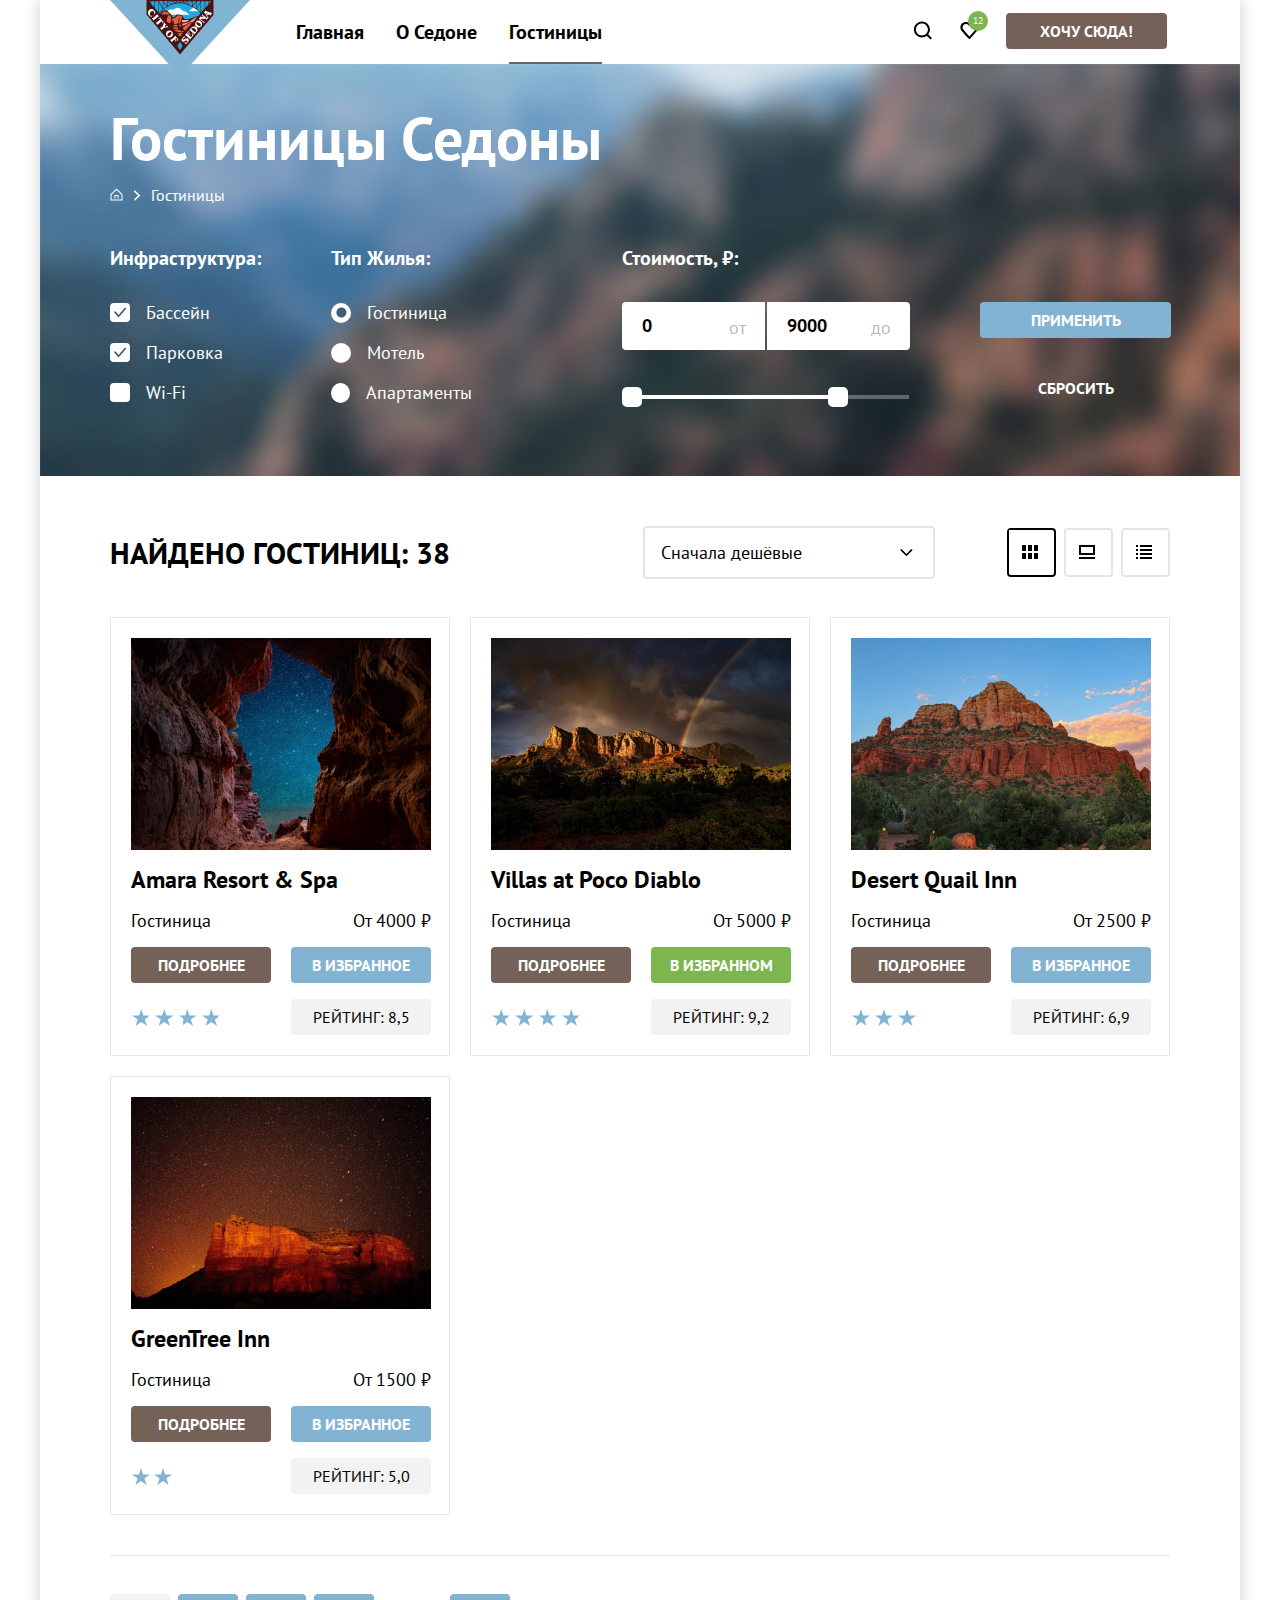
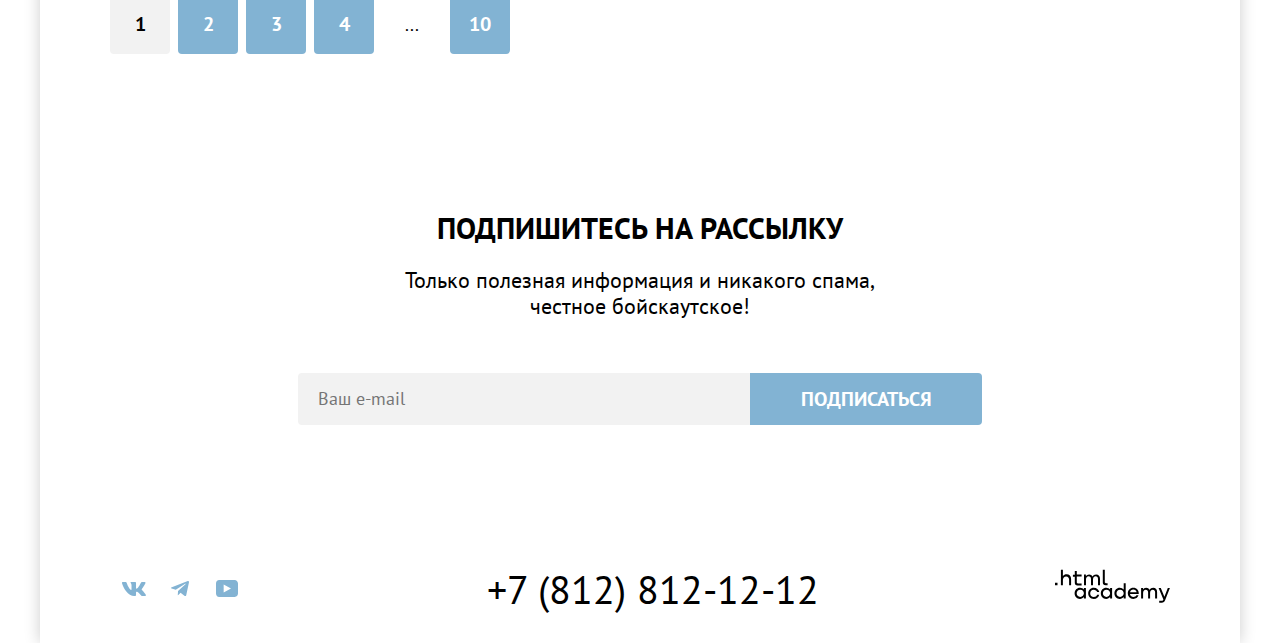
<file: catalog.html>
<!DOCTYPE html>
<html lang="ru">

  <head>
    <meta charset="utf-8">
    <link rel="stylesheet" href="styles/styles.css">
    <title>HTML Academy: Седона</title>
    <link rel="icon" href="/favicon.png">
  </head>

  <body>
    <div class="full-page">
      <header class="page-header" data-test="header">
        <nav class="navigation">
          <a class="navigation-logo" href="index.html">
            <img class="page-header-logo" width="140" height="70" src="img/logo.svg" alt="логотип сайта">
          </a>
          <ul class="navigation-list">
            <li class="navigation-item">
              <a class="navigation-link" href="index.html">Главная</a>
            </li>
            <li class="navigation-item">
              <a class="navigation-link" href="#">О Седоне</a>
            </li>
            <li class="navigation-item">
              <a class="navigation-link navigation-link-current" href="catalog.html">Гостиницы</a>
            </li>
          </ul>
          <ul class="navigation-user">
            <li class="navigation-user-item">
              <a class="navigation-user-link-search" href="#">
                <svg class="navigation-icon" aria-hidden="true" focusable="false" width="21" height="20"
                  viewBox="0 0 21 20" fill="currentColor" xmlns="http://www.w3.org/2000/svg">
                  <path
                    d="m19.893 18.008-3.7-3.68c1-1.292 1.7-2.983 1.7-4.872 0-4.376-3.6-7.956-8-7.956s-8 3.68-8 8.055c0 4.376 3.6 7.956 8 7.956 1.8 0 3.5-.597 4.9-1.69l3.7 3.679 1.4-1.492Zm-10-2.486c-3.3 0-6-2.685-6-5.967 0-3.282 2.7-5.967 6-5.967s6 2.685 6 5.967c0 3.282-2.7 5.967-6 5.967Z" />
                </svg>
                <span class="visually-hidden">Поиск</span>
              </a>
            </li>
            <li class="navigation-user-item">
              <a class="navigation-user-link-favorites" href="#">
                <svg class="navigation-icon" aria-hidden="true" focusable="false" width="21" height="20"
                  viewBox="0 0 21 20" fill="currentColor" xmlns="http://www.w3.org/2000/svg">
                  <path
                    d="M10.293 19c-.3 0-.6-.1-.8-.4-5.4-6.1-6.7-7.5-7-7.9-.7-.9-1.1-2.1-1.1-3.3 0-3 2.4-5.4 5.5-5.4 1.3 0 2.5.5 3.5 1.3 1-.8 2.3-1.3 3.5-1.3 3 0 5.5 2.4 5.5 5.4 0 1.3-.5 2.5-1.3 3.4l-7 7.9c-.2.2-.4.3-.8.3Zm-6-9.5c.3.4 3.5 4 6.1 6.9l6.2-7c.5-.5.7-1.2.7-2 0-1.8-1.5-3.3-3.3-3.3-1 0-2 .5-2.7 1.3-.3.3-.6.4-.9.4-.3 0-.6-.2-.8-.4-.7-.8-1.7-1.3-2.7-1.3-1.8 0-3.3 1.5-3.3 3.3-.1.9.3 1.6.7 2.1-.1 0-.1 0 0 0Z" />
                </svg>
                <span class="visually-hidden">Избранное</span>
                <span class="notification-badge">12</span>
              </a>
            </li>
            <li class="navigation-user-item">
              <a class="navigation-user-link-want" href="#">ХОЧУ СЮДА!</a>
            </li>
          </ul>
        </nav>
      </header>

      <main class="main-catalog" data-test="main">
        <section class="filter">
          <div class="main-filter">
            <div class="all-filter">
              <h1 class="filter-title">Гостиницы Седоны</h1>
              <ul class="breadcrumbs">
                <li class="breadcrumbs-item">
                  <a href="index.html" class="breadcrumbs-link">
                    <svg aria-hidden="true" focusable="false" width="13" height="13" viewBox="0 0 13 13"
                      fill="currentColor" xmlns="http://www.w3.org/2000/svg">
                      <path d="m6.5.5-6 5.8v6.2h12V6.3L6.5.5Zm5 11h-10V6.7l5-4.8 5 4.8v4.8Z" />
                      <path d="M4.5 10.5h1V8h2v2.5h1V7h-4v3.5Z" />
                    </svg>
                  </a>
                </li>
                <li class="breadcrumbs-item">
                  <svg aria-hidden="true" focusable="false" width="8" height="11" viewBox="0 0 8 11" fill="currentColor"
                    xmlns="http://www.w3.org/2000/svg">
                    <path
                      d="M6.915 4.969 2.165.719c-.25-.25-.75-.25-1.125 0s-.25.75 0 1l4.125 3.75-4 3.75c-.25.25-.25.75 0 1 0 .125.375.25.5.25s.375-.125.5-.25l4.75-4.25a.585.585 0 0 0 0-1Z" />
                  </svg>
                </li>
                <li class="breadcrumbs-item hotels">
                  <a href="#" class="breadcrumbs-link">Гостиницы</a>
                </li>
              </ul>

              <form class="catalog-filter-form" action="https://echo.htmlacademy.ru/" data-test="filter" method="get">
                <fieldset class="catalog-filter-group catalog-filter-infrastracture">
                  <legend class=" catalog-filter-title">Инфраструктура:</legend>
                  <ul class="catalog-filter-list">
                    <li class="catalog-filter-item">
                      <label class="control">
                        <input class="control-input visually-hidden" type="checkbox" name="Pool" checked>
                        <span class="control-mark control-mark-checkbox">Бассейн</span>

                      </label>
                    </li>
                    <li class="catalog-filter-item">
                      <label class="control">
                        <input class="control-input visually-hidden" type="checkbox" name="Parking" checked>
                        <span class="control-mark control-mark-checkbox">Парковка</span>

                      </label>
                    </li>
                    <li class="catalog-filter-item">
                      <label class="control">
                        <input class="control-input visually-hidden" type="checkbox" name="Wi-Fi">
                        <span class="control-mark control-mark-checkbox">Wi-Fi</span>

                      </label>
                    </li>
                  </ul>
                </fieldset>

                <fieldset class="catalog-filter-group catalog-filter-type">
                  <legend class="catalog-filter-title">Тип Жилья:</legend>
                  <ul class="catalog-filter-list">
                    <li class="catalog-filter-item">
                      <label class="control">
                        <input class="control-input visually-hidden" type="radio" name="living-type" value="Hotel"
                          checked>
                        <span class="control-mark control-mark-radio">Гостиница</span>

                      </label>
                    </li>
                    <li class="catalog-filter-item">
                      <label class="control">
                        <input class="control-input visually-hidden" type="radio" name="living-type" value="Motel">
                        <span class="control-mark control-mark-radio">Мотель</span>

                      </label>
                    </li>
                    <li class="catalog-filter-item">
                      <label class="control">
                        <input class="control-input visually-hidden" type="radio" name="living-type" value="Apartament">
                        <span class="control-mark control-mark-radio">Апартаменты</span>

                      </label>
                    </li>
                  </ul>
                </fieldset>


                <fieldset class="catalog-filter-price">
                  <legend class="catalog-filter-title">Стоимость, ₽:</legend>
                  <div class="range">
                    <div class="range-wrapper-inputs">
                      <label class="filter-min">
                        <input class="range-input range-min" type="number" value="0" name="min-price">
                        <span>от</span>
                      </label>
                      <label class="filter-max">
                        <input class="range-input range-max" type="number" value="9000" name="max-price">
                        <span>до</span>
                      </label>
                    </div>
                    <div class="range-scale">
                      <div class="range-bar">
                        <button class="range-toggle toggle-min" type="button">
                          <span class="visually-hidden">Изменить минимальную цену</span>
                        </button>
                        <button class="range-toggle toggle-max" type="button">
                          <span class="visually-hidden">Изменить максимальную цену</span>
                        </button>
                      </div>
                    </div>
                  </div>
                </fieldset>

                <div class="catalog-filter">
                  <button class="button button-1" type="submit">ПРИМЕНИТЬ</button>
                  <button class="button button-2" type="reset">СБРОСИТЬ</button>
                </div>
              </form>
            </div>
          </div>

          <div class="choose-type">
            <h2 class="found-hotels">НАЙДЕНО ГОСТИНИЦ: 38</h2>

            <select class="select-control" aria-label="Сортировка">
              <option class="select-control-item" value="cheap">Сначала дешёвые</option>
              <option class="select-control-item" value="popular">Сначала популярные</option>
              <option class="select-control-item" value="expensive">Сначала дорогие</option>
            </select>
            <ul class="choose-icons">
              <li class="choose-icon choose-icon-active"><button type="button" class="button-tile"><span
                    class="visually-hidden">Плитка</span></button></li>
              <li class="choose-icon"><button type="button" class="button-big-list"><span
                    class="visually-hidden">Большой список</span></button></li>
              <li class="choose-icon"><button type="button" class="button-small-list"><span
                    class="visually-hidden">Маленький список</span></button></li>
            </ul>
          </div>

          <section class="product-cards" data-test="catalog">
            <div class="product-card">
              <img class="product-card-image" width="300" height="212" src="img/hotel-photo-1.jpg"
                alt="Звёздное небо из пещеры">
              <h3 class="product-card-title">Amara Resort & Spa</h3>
              <p class="product-card-description">Гостиница</p>
              <p class="product-card-price">От 4000 ₽</p>
              <a class="product-card-button button-more" href="#">ПОДРОБНЕЕ</a>
              <button type="button" class="product-card-button button-like">В ИЗБРАННОЕ</button>
              <span class="stars-amara">
              </span>
              <p class="product-card-rate">РЕЙТИНГ: 8,5</p>
            </div>

            <div class="product-card">
              <img class="product-card-image" width="300" height="212" src="img/hotel-photo-2.jpg" alt="Горы и радуга">
              <h3 class="product-card-title">Villas at Poco Diablo</h3>
              <p class="product-card-description">Гостиница</p>
              <p class="product-card-price">От 5000 ₽</p>
              <a class="product-card-button button-more" href="#">ПОДРОБНЕЕ</a>
              <button type="button" class="product-card-button button-liked">В ИЗБРАННОМ</button>
              <span class="stars-villias">
              </span>
              <p class="product-card-rate">РЕЙТИНГ: 9,2</p>
            </div>

            <div class="product-card">
              <img class="product-card-image" width="300" height="212" src="img/hotel-photo-3.jpg" alt="Гора днём">
              <h3 class="product-card-title">Desert Quail Inn</h3>
              <p class="product-card-description">Гостиница</p>
              <p class="product-card-price">От 2500 ₽</p>
              <a class="product-card-button button-more" href="#">ПОДРОБНЕЕ</a>
              <button type="button" class="product-card-button button-like">В ИЗБРАННОЕ</button>
              <span class="stars-desert">
              </span>
              <p class="product-card-rate">РЕЙТИНГ: 6,9</p>
            </div>

            <div class="product-card">
              <img class="product-card-image" width="300" height="212" src="img/hotel-photo-4.jpg"
                alt="Звёздное небо и гора">
              <h3 class="product-card-title">GreenTree Inn</h3>
              <p class="product-card-description">Гостиница</p>
              <p class="product-card-price">От 1500 ₽</p>
              <a class="product-card-button button-more" href="#">ПОДРОБНЕЕ</a>
              <button type="button" class="product-card-button button-like">В ИЗБРАННОЕ</button>
              <span class="stars-greentree">
              </span>
              <p class="product-card-rate">РЕЙТИНГ: 5,0</p>
            </div>
          </section>
          <ul class="pages">
            <li>
              <a class="page page-active" href="#">1</a>
            </li>
            <li>
              <a class="page page-item" href="#">2</a>
            </li>
            <li>
              <a class="page page-item" href="#">3</a>
            </li>
            <li>
              <a class="page page-item" href="#">4</a>
            </li>
            <li>
              <a class="page-miss" href="#">...</a>
            </li>
            <li>
              <a class="page page-item" href="#">10</a>
            </li>
          </ul>
        </section>

        <section class="subscribe-catalog" data-test="subscribe">
          <div class="catalog-subscribe-block">
            <h2 class="subscribe-title">ПОДПИШИТЕСЬ НА РАССЫЛКУ</h2>
            <p class="subscribe-description subscribe-description-catalog">Только полезная информация и никакого
              спама,<br> честное бойскаутское!</p>
          </div>
          <form class="subscribe-form" action="https://echo.htmlacademy.ru/" method="post">
            <label class="visually-hidden" for="user-email">Ваш e-mail</label>
            <input class="subscribe-mail" type="email" name="subscribe-letter" id="user-email" placeholder="Ваш e-mail">
            <button class="subscribe-button" type="submit">ПОДПИСАТЬСЯ</button>
          </form>
        </section>
      </main>

      <footer class="page-footer" data-test="footer">
        <ul class="footer-social-list">
          <li class="footer-social-item">
            <a class="footer-social-link" href="https://vk.com/htmlacademy">
              <svg class="social-vk" width="24" height="14" viewBox="0 0 24 14" fill="currentColor"
                xmlns="http://www.w3.org/2000/svg">
                <path fill-rule="evenodd" clip-rule="evenodd"
                  d="M23.45.948c.166-.546 0-.948-.795-.948H20.03c-.668 0-.976.347-1.143.73 0 0-1.335 3.196-3.226 5.272-.612.602-.89.793-1.224.793-.167 0-.418-.191-.418-.738V.948c0-.656-.184-.948-.74-.948H9.151c-.417 0-.668.304-.668.593 0 .621.946.765 1.043 2.513v3.798c0 .833-.153.984-.487.984-.89 0-3.055-3.211-4.34-6.885C4.45.288 4.198 0 3.527 0H.9C.15 0 0 .347 0 .73c0 .682.89 4.07 4.145 8.551C6.315 12.341 9.37 14 12.153 14c1.669 0 1.875-.368 1.875-1.003v-2.313c0-.737.158-.884.687-.884.39 0 1.057.192 2.615 1.667C19.11 13.216 19.403 14 20.405 14h2.625c.75 0 1.126-.368.91-1.096-.238-.724-1.088-1.775-2.215-3.022-.612-.71-1.53-1.475-1.809-1.858-.389-.491-.278-.71 0-1.147 0 0 3.2-4.426 3.533-5.929h.001Z" />
              </svg>
              <span class="visually-hidden">Вконтакте</span>
            </a>
          </li>
          <li class="footer-social-item">
            <a class="footer-social-link" href="https://t.me/htmlacademy">
              <svg class="social-tg" width="18" height="16" viewBox="0 0 18 16" fill="currentColor"
                xmlns="http://www.w3.org/2000/svg">
                <path
                  d="M16.785.1.84 6.247C-.248 6.685-.24 7.292.64 7.563L4.735 8.84l9.472-5.976c.448-.273.857-.126.52.172L7.053 9.962H7.05h.002l-.283 4.22c.414 0 .597-.19.829-.413l1.988-1.934 4.136 3.055c.762.42 1.31.204 1.5-.706L17.938 1.39c.278-1.114-.425-1.619-1.153-1.29Z" />
              </svg>
              <span class="visually-hidden">Телеграм</span>
            </a>
          </li>
          <li class="footer-social-item">
            <a class="footer-social-link" href="https://www.youtube.com/user/htmlacademyru">
              <svg class="social-yt" width="22" height="17" viewBox="0 0 22 17" fill="currentColor"
                xmlns="http://www.w3.org/2000/svg">
                <path
                  d="M18.607 0H3.174C1.314 0 0 1.594 0 3.4v10.094C0 15.406 1.313 17 3.174 17h15.652C20.468 17 22 15.406 22 13.6V3.4C21.781 1.594 20.468 0 18.607 0ZM7.662 12.537V4.463L14.995 8.5l-7.333 4.037Z" />
              </svg>
              <span class="visually-hidden">Ютуб</span>
            </a>
          </li>
        </ul>
        <a class="footer-phone" href="tel:+78128121212">+7 (812) 812-12-12</a>
        <a class="footer-link" href="https://htmlacademy.ru/">
          <svg width="115" height="34" viewBox="0 0 115 34" fill="currentColor" xmlns="http://www.w3.org/2000/svg">
            <path
              d="M0 13.723v2.6h2.5v-2.6H0ZM11.6 5.323c-1.6 0-2.8.7-3.6 1.7h-.1v-6.2h-2v15.5h2v-5.3c0-2.1 1.3-3.6 3.3-3.6 1.8 0 2.9 1.4 2.9 3.2v5.7h2v-6.1c.1-3-1.8-4.9-4.5-4.9ZM26.6 5.623h-4.8v-3.7h-2v3.8h-1.9v2h1.9v6c0 1.7 1 2.7 2.7 2.7h4.1v-2h-3.7c-.7 0-1.1-.4-1.1-1.1v-5.7h4.8v-2ZM41.1 5.423c-1.6 0-2.9.8-3.5 2.1h-.1c-.6-1.2-1.8-2.1-3.4-2.1-1.4 0-2.5.8-3.1 1.8h-.1v-1.6H29v10.6h2v-5.4c0-2 1-3.5 2.6-3.5 1.5 0 2.4 1 2.4 2.6v6.3h2v-5.6c0-2.4 1.4-3.3 2.6-3.3 1.5 0 2.4 1 2.4 2.6v6.3h2v-6.5c.1-2.5-1.4-4.3-3.9-4.3ZM47.8 13.523c0 1.7 1 2.7 2.8 2.7h2v-2h-1.7c-.7 0-1.1-.4-1.1-1.1V.823h-2v12.7ZM28.9 20.523c-.9-1.1-2.2-1.8-3.9-1.8-3.1 0-5.4 2.3-5.4 5.6s2.3 5.6 5.4 5.6c1.8 0 3-.8 3.8-1.9h.1v1.6h2v-10.6h-2v1.5Zm-3.6 7.4c-2.2 0-3.6-1.6-3.6-3.6s1.4-3.6 3.6-3.6 3.6 1.6 3.6 3.6c0 1.9-1.4 3.6-3.6 3.6ZM44.2 22.823c-.5-2.4-2.6-4.1-5.4-4.1-3.4 0-5.6 2.5-5.6 5.6 0 3.1 2.2 5.6 5.6 5.6 2.8 0 4.9-1.8 5.4-4.2h-2.1c-.4 1.3-1.7 2.3-3.3 2.3-2.2 0-3.6-1.6-3.6-3.6s1.4-3.6 3.6-3.6c1.6 0 2.8 1 3.3 2.2h2.1v-.2ZM55.1 20.523c-.9-1.1-2.2-1.8-3.9-1.8-3.1 0-5.4 2.3-5.4 5.6s2.3 5.6 5.4 5.6c1.8 0 3-.8 3.8-1.9h.1v1.6h2v-10.6h-2v1.5Zm-3.6 7.4c-2.2 0-3.6-1.6-3.6-3.6s1.4-3.6 3.6-3.6 3.6 1.6 3.6 3.6c0 1.9-1.5 3.6-3.6 3.6ZM68.7 20.623c-.9-1.1-2.2-1.9-3.9-1.9-3.1 0-5.4 2.3-5.4 5.6s2.2 5.6 5.4 5.6c1.7 0 3-.8 3.8-1.8h.1v1.5h2v-15.4h-2v6.4Zm-3.6 7.3c-2.2 0-3.6-1.6-3.6-3.6s1.4-3.6 3.6-3.6 3.6 1.6 3.6 3.6c-.1 2-1.5 3.6-3.6 3.6ZM78.3 18.723c-3.3 0-5.5 2.5-5.5 5.6 0 3 2.1 5.6 5.5 5.6 2.5 0 4.5-1.3 5.2-3.6h-2.1c-.5 1-1.6 1.6-3 1.6-1.9 0-3.3-1.3-3.4-2.9h8.8c.2-3.6-2-6.3-5.5-6.3Zm0 1.9c1.7 0 3 1 3.3 2.6h-6.5c.3-1.5 1.5-2.6 3.2-2.6ZM98.2 18.723c-1.6 0-2.9.8-3.6 2h-.1c-.6-1.2-1.8-2-3.4-2-1.4 0-2.5.7-3.1 1.8v-1.5h-1.9v10.6h2v-5.4c0-2 1-3.4 2.6-3.5 1.5 0 2.4 1 2.4 2.6v6.3h2v-5.6c0-2.4 1.4-3.3 2.6-3.3 1.5 0 2.4 1 2.4 2.6v6.3h2v-6.5c.1-2.6-1.4-4.4-3.9-4.4ZM109.4 27.823l-3.6-8.9h-2.2l4.8 11.6c-.3.9-.7 1.2-1.7 1.2h-2.5v2h2.5c1.8 0 2.8-.8 3.5-2.6l4.7-12.2h-2.1l-3.4 8.9Z" />
          </svg>
          <span class="visually-hidden">Логотип HTML-Academy</span>
        </a>
      </footer>
    </div>
  </body>

</html>
</file>
<file: styles/styles.css>
@font-face {
  font-family: "pt sans";
  font-style: normal;
  font-weight: 400;
  src: url("../fonts/ptsans-400.woff2") format("woff2");
  font-display: swap;
}

@font-face {
  font-family: "pt sans";
  font-style: normal;
  font-weight: 700;
  src: url("../fonts/ptsans-700.woff2") format("woff2");
  font-display: swap;
}

.visually-hidden {
  position: absolute;
  width: 1px;
  height: 1px;
  margin: -1px;
  padding: 0;
  border: 0;
  clip: rect(0 0 0 0);
  overflow: hidden;
}

html{
  height: 100%;
}

body {
  font-family: "pt sans", sans-serif;
  font-size: 18px;
  line-height: 21px;
  width: 100%;
  height: 100%;
  margin: 0;
  padding: 0;
}

.full-page {
  width: 1200px;
  min-height: 100%;
  display: flex;
  flex-direction: column;
  margin: auto;
  padding: 0;
  box-shadow: 0 0 15px 0 rgba(0, 0, 0, 0.2);
}

header,
main,
footer {
  width: 100%;
}

.main-catalog, .main-index{
  flex-grow: 1;
}

.page-header {
  width: 100%;
  padding: 0 60px 0 70px;
  box-sizing: border-box;
  font-family: "pt sans", sans-serif;
}

.page-header-logo {
  padding: 0;
  margin: 0;
  margin-bottom: -8px;
  display: block;
}

.page-header-logo:hover{
  opacity: 0.7;
}

.page-header-logo:active{
  opacity: 0.3;
}

.navigation-logo {
  margin: 0;
  padding: 0;
  margin-right: 30px;
  min-height: 64px;
  position: relative;
}

.navigation {
  background-color: #ffffff;
  list-style: none;
  padding: 0;
  margin: 0;
  display: flex;
  flex-wrap: wrap;
  min-height: 64px;
  width: 100%;
}

.navigation-list {
  display: flex;
  flex-wrap: wrap;
  list-style: none;
  margin: 0;
  padding: 0;
  min-height: 64px;
}

.navigation-link {
  display: block;
  margin: 0;
  padding: 20px 16px;
  color: #000000;
  font-weight: 700;
  font-size: 20px;
  line-height: 24px;
  text-decoration: none;
  text-align: center;
}

.navigation-link:hover {
  color: #756157;
}

.navigation-link:focus {
  color: #756157;
}

.navigation-link:active {
  color: rgba(117, 97, 87, 0.3);
}

.navigation-link-current {
  text-decoration: underline solid #756257;
  text-decoration-thickness: 2px;
  text-underline-offset: 23px;
}

.navigation-user {
  display: flex;
  flex-wrap: wrap;
  justify-content: center;
  text-align: center;
  list-style: none;
  text-decoration: none;
  margin: 0;
  padding: 0;
  margin-left: auto;
  min-height: 64px;
}

.navigation-user-item {
  display: block;
  min-width: 20px;
  min-height: 20px;
  padding: 20px 13px;
  margin: 0;
}

.notification-badge {
  min-width: 10px;
  min-height: 10px;
  font-size: 10px;
  line-height: 10px;
  color: #ffffff;
  text-align: center;
  text-decoration: none;
  text-transform: none;
  background-color: #7db54f;
  border-radius: 50%;
  padding: 5px;
  top: -11px;
  left: 9px;
  display: block;
  position: absolute;
}

.navigation-user-link-favorites {
  text-decoration: none;
  position: relative;
  background-position: center;
}

.navigation-user-link-search,
.navigation-user-link-favorites {
  color: #000000;
}

.navigation-user-link-favorites:hover {
  color: #756157;
}

.navigation-user-link-search:hover {
  color: #756157;
}

.navigation-user-link-favorites:focus {
  color: #756157;
}

.navigation-user-link-search:focus {
  color: #756157;
}

.navigation-user-link-favorites:active {
  color: rgba(117, 97, 87, 0.3);
}

.navigation-user-link-search:active {
  color: rgba(117, 97, 87, 0.3);
}

.navigation-user-link-want {
  border-radius: 4px;
  padding: 8px 34px;
  background-color: #756157;
  color: #ffffff;
  font-family: "pt sans", sans-serif;
  font-size: 16px;
  font-weight: 700;
  line-height: 20px;
  text-align: center;
  text-decoration: none;
  margin: 0;
  box-sizing: border-box;
}

.navigation-user-link-want:hover {
  background-color: #615048;
  color: #ffffff;
}

.navigation-user-link-want:active {
  background-color: #756157;
  color: rgba(255, 255, 255, 0.3);
}

.hero {
  background-color: #3f5e72;
  background-image: url("../img/divider.png"), url("../img/index-background.jpg");
  background-repeat: no-repeat, no-repeat;
  background-size: 1200px auto;
  background-position: bottom;
  text-align: center;
  margin: 0;
  padding: 0;
  width: 1200px;
  min-height: 485px;
  display: flex;
  justify-content: center;
}

.hero-img {
  margin: 0;
  margin-top: 51px;
  width: 458px;
  height: 352px;
  object-fit: cover;
}

.about {
  padding: 38px 20px;
  margin-bottom: 30px;
  font-family: "pt sans", sans-serif;
}

.lead {
  font-size: 30px;
  font-weight: 700;
  line-height: 36px;
  text-align: center;
  color: #000000;
  background-color: #ffffff;
  padding-bottom: 0;
  margin-bottom: 25px;
}

.sub-lead {
  text-align: center;
  color: #000000;
  background-color: #ffffff;
  font-size: 22px;
  font-weight: 400;
  line-height: 26px;
  padding-top: 0;
  margin-top: 0;
}

.advantages-list {
  display: flex;
  flex-wrap: wrap;
  list-style: none;
  width: 1200px;
  flex-direction: row;
  margin: 0;
  padding: 0;
  justify-content: flex-start;
  gap: 0;
  align-items: flex-start;
  align-content: flex-start;
  font-family: "pt sans", sans-serif;
}

.advantages-title {
  padding: 0;
  text-align: center;
  font-size: 24px;
  line-height: 28px;
  text-transform: uppercase;
}

.advantages-title-1 {
  padding-top: 80px;
}

.advantages-title-2 {
  padding-top: 90px;
}

.advantages-title-1::after {
  content: "";
  width: 60px;
  height: 2px;
  background-color: rgba(255, 255, 255, 0.3);
  margin: auto;
  margin-top: 30px;
  margin-bottom: 30px;
  display: block;
}

.advantages-title-2::after {
  content: "";
  width: 60px;
  height: 2px;
  background-color: rgba(0, 0, 0, 0.3);
  margin: auto;
  margin-top: 30px;
  margin-bottom: 30px;
  display: block;
}

.advantages-description {
  font-size: 18px;
  line-height: 21px;
}

.advantages-image {
  width: 800px;
  height: 385px;
  margin: 0;
  padding: 0;
}

.advantages-item-1 {
  width: 1200px;
  background-color: #82b3d3;
  color: #ffffff;
  display: flex;
  margin: 0;
  padding: 0;
}

.first-advantage,
.last-advantage {
  display: block;
  text-align: center;
  width: 400px;
  padding: 0;
  margin: 0;
  box-sizing: border-box;
}

.advantages-item-2 {
  background-color: rgba(131, 179, 211, 0.12);
  color: #000000;
  width: 400px;
  height: 385px;
  text-align: center;
  margin: 0;
  padding: 0;
}

.advantages-item-3 {
  background-color: rgba(131, 179, 211, 0.2);
  color: #000000;
  width: 400px;
  height: 385px;
  text-align: center;
  margin: 0;
  padding: 0;
}

.advantages-item-4 {
  background-color: rgba(131, 179, 211, 0.12);
  color: #000000;
  width: 400px;
  height: 385px;
  text-align: center;
  margin: 0;
  padding: 0;
}

.advantages-item-5 {
  width: 1200px;
  background-color: #82b3d3;
  color: #ffffff;
  display: flex;
  margin: 0;
  padding: 0;
  height: 385px;
}

.infrastructure {
  font-family: "pt sans", sans-serif;
  background-color: #ffffff;
  color: #000000;
}

.infrastructure-lead {
  font-size: 30px;
  font-weight: 700;
  line-height: 36px;
  text-align: center;
  color: #000000;
  background-color: #ffffff;
  margin: 0;
  padding: 0;
  margin-bottom: 20px;
}

.infrastructure-describe {
  text-align: center;
  color: #000000;
  background-color: #ffffff;
  font-size: 22px;
  font-weight: 400;
  line-height: 26px;
  margin: 0;
  padding: 0;
}

.infrastructure-about {
  padding: 64px 20px;
  display: flex;
  flex-direction: column;
  justify-content: center;
  align-items: center;
}

.infrastructure-list {
  width: 1200px;
  display: flex;
  flex-wrap: wrap;
  padding: 0;
  margin: 0;
}

.infrastructure-item-1 {
  display: flex;
  flex-direction: column;
  width: 230px;
  background-color: rgba(131, 179, 211, 0.12);
  color: #000000;
  text-align: center;
  list-style: none;
  margin: 0;
  padding: 55px 85px 81px 85px;
}

.infrastructure-title {
  font-size: 24px;
  line-height: 28px;
  font-weight: 700;
  padding-bottom: 5px;
}

.infrastructure-title-1::before {
  content: "";
  display: block;
  position: relative;
  background-image: url("../img/advantages-house.svg");
  background-repeat: no-repeat;
  background-position: center;
  min-height: 75px;
  width: 75px;
  margin: 0;
  padding: 0;
  margin-bottom: 30px;
  left: 50%;
  transform: translatex(-50%);
}

.infrastructure-description {
  margin: 0;
  padding: 0;
}

.infrastructure-item-2 {
  display: flex;
  flex-direction: column;
  width: 230px;
  background-color: transparent;
  color: #000000;
  text-align: center;
  list-style: none;
  margin: 0;
  padding: 55px 85px 81px 85px;
}

.infrastructure-title-2::before {
  content: "";
  display: block;
  position: relative;
  background-image: url("../img/advantages-food.svg");
  background-repeat: no-repeat;
  background-position: center;
  min-height: 75px;
  width: 75px;
  margin: 0;
  padding: 0;
  margin-bottom: 30px;
  left: 50%;
  transform: translatex(-50%);
}

.infrastructure-item-3 {
  display: flex;
  flex-direction: column;
  width: 230px;
  background-color: rgba(131, 179, 211, 0.12);
  color: #000000;
  text-align: center;
  list-style: none;
  margin: 0;
  padding: 55px 85px 81px 85px;
}

.infrastructure-title-3::before {
  content: "";
  display: block;
  position: relative;
  background-image: url("../img/advantages-gift.svg");
  background-repeat: no-repeat;
  background-position: center;
  min-height: 75px;
  width: 75px;
  margin: 0;
  padding: 0;
  margin-bottom: 30px;
  left: 50%;
  transform: translatex(-50%);
}

.hotels {
  font-size: 16px;
  line-height: 21px;
  font-weight: 400;
  grid-column: 1/5;
  margin: 0;
  padding: 0;
}

.control-input {
  font-size: 18px;
  line-height: 23px;
  font-weight: 400;
  background-color: #ffffff;
  color: #3f5e72;
}

.control:hover {
  color: rgba(255, 255, 255, 0.6);
}

.control:active {
  color: rgba(255, 255, 255, 0.3);
}

.control-mark {
  display: flex;
  align-items: center;
  margin: 0;
  padding: 0;
  box-sizing: border-box;
}

.control-mark-checkbox::before {
  content: "";
  width: 20px;
  min-height: 19px;
  border: 0;
  border-radius: 4px;
  background-color: #ffffff;
  background-repeat: no-repeat;
  background-position: center;
  display: block;
  margin-right: 16px;
}

.control-input:checked + .control-mark-checkbox::before{
  background-image: url("../img/checked.svg");
}

.control-input:focus + .control-mark-checkbox::before{
  outline: 3px solid #83b3d3;
  box-sizing: border-box;
}

.control-input:focus{
  outline: 3px solid #83b3d3;
  box-sizing: border-box;
}

.control-mark:hover{
  opacity: 0.6;
}

.control-mark:focus{
  border: 3px solid #83b3d3;
}

.control-mark:active{
  opacity: 0.3;
}

.control-input:checked + .control-mark-radio::before{
  background-image: url("../img/radio.svg");
}

.control-input:focus + .control-mark-radio::before{
  outline: 3px solid #83b3d3;
  box-sizing: border-box;
}

.control-mark-radio::before {
  background-color: #ffffff;
  border: 0;
  border-radius: 50%;
  background-position: center;
  background-repeat: no-repeat;
  content: "";
  width: 20px;
  min-height: 20px;
  display: block;
  margin-right: 16px;
}

.button {
  width: 191px;
  font-family: "pt sans", sans-serif;
  font-weight: 700;
  font-size: 16px;
  line-height: 20px;
  text-align: center;
  border: 0;
  border-radius: 4px;
  color: #ffffff;
  height: 36px;
  margin: 0;
  cursor: pointer;
  display: inline-block;
}

.button-1 {
  margin-top: 56px;
  margin-bottom: 32px;
  background-color: #82b3d3;
}

.button-1:hover {
  background-color: #68a2ca;
}

.button-1:focus {
  background-color: #68a2ca;
}

.button-1:active {
  background-color: #68a2ca;
  color: rgba(255, 255, 255, 0.3);
}

.button-2 {
  background-color: transparent;
}

.button-2:hover {
  color: rgba(255, 255, 255, 0.6)
}

.button-2:focus {
  border: solid 3px #83b3d3;
  color: #ffffff;
}

.button-2:active {
  color: rgba(255, 255, 255, 0.3);
}

.main-filter {
  background-image: url("../img/filter-background.jpg");
  background-color: #000000;
  background-repeat: no-repeat;
  background-position: center;
  background-size: 100% 100%;
  max-width: 100%;
  min-height: 307px;
  color: #ffffff;
  list-style: none;
  padding: 35px 60px 70px 70px;
  box-sizing: border-box;
  font-family: "pt sans", sans-serif;
}

.filter-title {
  font-size: 60px;
  font-weight: 700;
  line-height: 78px;
  padding: 0;
  margin: 0;
  margin-bottom: 8px;
}

.breadcrumbs {
  display: flex;
  list-style: none;
  padding: 0;
  margin: 0;
  font-family: "pt sans", sans-serif;
  font-size: 16px;
  font-weight: 400;
  line-height: 21px;
  width: 114;
  min-height: 21px;
  margin-bottom: 40px;
}

.breadcrumbs-link {
  text-decoration: none;
  color: #ffffff;
}

.breadcrumbs-link:hover {
  color: rgba(255, 255, 255, 0.6);
}

.breadcrumbs-link:active {
  color: rgba(255, 255, 255, 0.3);
}

.breadcrumbs-item:not(:last-child) {
  margin-right: 10px;
}

.catalog-filter-form {
  display: flex;
  min-height: 157px;
}

.catalog-filter-group {
  border: none;
  padding: 0;
  margin: 0;
  min-height: 157px;
}

.catalog-filter-infrastracture {
  margin-right: 70px;
}

.catalog-filter-type {
  margin-right: 150px;
  width: 160px;
}

.catalog-filter-title {
  font-size: 20px;
  font-weight: 700;
  line-height: 24px;
  padding: 0;
  margin: 0;
  margin-bottom: 32px;
}

.catalog-filter-list {
  display: flex;
  flex-direction: column;
  list-style: none;
  margin: 0;
  padding: 0;
  gap: 19px;
  width: 141px;
}

.catalog-filter-price {
  padding: 0;
  margin: 0;
  margin-right: 70px;
  width: 288px;
  min-height: 160px;
  border: 0;
  box-sizing: border-box;
}

.catalog-filter {
  margin: 0;
}

.filter {
  padding-bottom: 20px;
}

.range {
  display: flex;
  flex-wrap: wrap;
}

.range-scale {
  position: relative;
  height: 4px;
  width: 287px;
  background-color: rgba(255, 255, 255, 0.3);
}

.range-bar {
  position: absolute;
  height: 4px;
  width: 226px;
  background-color: #ffffff;
}

.range-toggle {
  position: absolute;
  width: 20px;
  height: 20px;
  background-color: #ffffff;
  border: 0;
  border-radius: 5px;
  cursor: pointer;
  font-family: "pt sans", sans-serif;
  font-size: 18px;
  font-weight: 700;
  line-height: 24px;
}

.range-toggle:hover {
  box-shadow: 0 4px 10px 0 rgba(0, 0, 0, 0.25);
}

.range-toggle:active {
  box-shadow: 0 7px 15px 0 rgba(0, 0, 0, 0.4);
  border: 2px solid #83b3d3;
}

.toggle-min {
  top: -8px;
  left: 0;
  display: block;
}

.toggle-max {
  top: -8px;
  right: 0;
}

.filter-min,
.filter-max {
  display: block;
  position: relative;
  padding: 0;
  margin: 0;
}

.range-wrapper-inputs {
  display: flex;
  justify-content: center;
  gap: 2px;
  padding: 0;
  margin: 0;
  margin-bottom: 45px;
}

.catalog-filter-label {
  display: flex;
}

.range-input {
  color: #000000;
  font-size: 18px;
  line-height: 24px;
  font-weight: 400;
  font-family: "pt sans", sans-serif;
  border: none;
  width: 143px;
  padding: 12px 20px;
  appearance: textfield;
  text-align: start;
  box-sizing: border-box;
}

.filter-max span {
  font-family: "pt sans", sans-serif;
  font-size: 18px;
  font-weight: 400;
  line-height: 24px;
  color: rgba(0, 0, 0, 0.3);
  position: absolute;
  right: 19px;
  top: 14px;
}

.filter-min span {
  font-family: "pt sans", sans-serif;
  font-size: 18px;
  font-weight: 400;
  line-height: 24px;
  color: rgba(0, 0, 0, 0.3);
  position: absolute;
  right: 19px;
  top: 14px;
}

.filter-min:hover {
  background-color: #f2f2f2;
}

.filter-min:active {
  border: solid 3px #83b3d3;
}

.range-min {
  border-radius: 4px 0 0 4px;
  background-color: #ffffff;
  color: #000000;
  width: 143px;
  font-family: "pt sans", sans-serif;
  font-size: 18px;
  line-height: 24px;
  font-weight: 700;
}

.range-max {
  border-radius: 0 4px 4px 0;
  background-color: #ffffff;
  color: #000000;
  width: 143px;
  font-family: "pt sans", sans-serif;
  font-size: 18px;
  line-height: 24px;
  font-weight: 700;
}

.range-input::-webkit-outer-spin-button,
.range-input::-webkit-inner-spin-button {
  appearance: none;
  margin: 0;
}

.choose-type {
  display: flex;
  flex-wrap: wrap;
  align-items: center;
  width: 1060px;
  min-height: 49px;
  padding: 50px 0 38px 70px;
  margin: 0;
}

.found-hotels {
  font-family: "pt sans", sans-serif;
  font-size: 30px;
  font-weight: 700;
  line-height: 36px;
  margin: 0;
  margin-right: auto;
}

.select-control-item{
  font-family: "pt sans", sans-serif;
  font-size: 18px;
  font-weight: 400;
  line-height: 21px;
}

.select-control {
  width: 292px;
  min-height: 46px;
  font-size: 18px;
  line-height: 21px;
  font-weight: 400;
  font-family: "pt sans", sans-serif;
  padding: 14px 40px 14px 16px;
  margin-right: 72px;
  border: solid 2px #e5e5e5;
  border-radius: 4px;
  box-sizing: border-box;
  appearance: none;
  background-image: url("../img/vector.svg");
  background-repeat: no-repeat;
  background-position: center right 20px;
  cursor: pointer;
  background-color: #ffffff;
}

.select-control:hover {
  border: solid 2px #68a2ca;
}

.select-control:focus {
  border: solid 2px #68a2ca;
}

.choose-icons {
  display: flex;
  align-items: center;
  justify-content: center;
  margin: 0;
  padding: 0;
  list-style: none;
}

.choose-icon:hover {
  border: solid 2px #000000;
}

.choose-icon:focus {
  border: solid 2px #68a2ca;
}

.choose-icon:active {
  border: solid 2px #000000;
}

.choose-icon {
  border: solid 2px #e5e5e5;
  border-radius: 4px;
  list-style: none;
  width: 45px;
  height: 45px;
}

.choose-icon:nth-last-child(2),
.choose-icon:nth-last-child(3) {
  margin-right: 8px;
}

.choose-icon-active {
  border: solid 2px #000000;
  border-radius: 4px;
  list-style: none;
}

.button-tile {
  background-image: url("../img/tile.svg");
  background-repeat: no-repeat;
  background-position: center;
  background-color: #ffffff;
  width: 16px;
  height: 14px;
  border: none;
  padding: 22px 21px;
  cursor: pointer;
}

.button-big-list {
  background-image: url("../img/big-list.svg");
  background-repeat: no-repeat;
  background-position: center;
  background-color: #ffffff;
  width: 16px;
  height: 14px;
  border: none;
  padding: 22px 21px;
  cursor: pointer;
}

.button-small-list {
  background-image: url("../img/small-list.svg");
  background-repeat: no-repeat;
  background-position: center;
  background-color: #ffffff;
  width: 16px;
  height: 14px;
  border: none;
  padding: 22px 21px;
  cursor: pointer;
}

.product-cards {
  width: 1060px;
  display: grid;
  grid-template-columns: 340px 340px 340px;
  gap: 20px;
  border-bottom: 1px solid #e6e6e6;
  padding-bottom: 40px;
  margin: 0 auto;
}

.product-card {
  display: grid;
  grid-template-columns: 140px 140px;
  grid-template-rows: 212px minmax(28px, auto) minmax(21px, auto) minmax(36px, auto) 36px;
  border: 1px solid #e6e6e6;
  text-align: left;
  padding: 20px;
  gap: 16px 20px;
}

.product-card-image {
  grid-column: 1/-1;
  padding: 0;
  margin: 0;
  object-fit: cover;
  width: 100%;
  height: auto;
}

.product-card-title {
  grid-column: 1/-1;
  margin: 0;
  padding: 0;
  font-family: "pt sans", sans-serif;
  font-size: 24px;
  line-height: 28px;
  font-weight: 700;
}

.product-card-description,
.product-card-rate,
.product-card-button {
  margin: 0;
  padding: 0;
}

.product-card-description{
  grid-column: 1/2;
  font-family: "pt sans", sans-serif;
  font-size: 18px;
  line-height: 21px;
  max-width: 140px;
}

.product-card-rate,
.product-card-button {
  text-align: center;
  display: flex;
  justify-content: center;
  align-items: center;
  padding: 0;
  margin: 0;
  border: 0;
}

.product-card-rate {
  font-family: "pt sans", sans-serif;
  font-size: 16px;
  line-height: 20px;
  font-weight: 400;
}

.stars-amara {
  background-image: url("../img/star.svg");
  background-size: 20px 17px;
  background-repeat: space;
  align-self: center;
  width: 90px;
  height: 17px;
  margin: 0;
  padding: 0;
}

.stars-villias {
  background-image: url("../img/star.svg");
  background-size: 20px 17px;
  background-repeat: space;
  align-self: center;
  width: 90px;
  height: 17px;
  margin: 0;
  padding: 0;
}

.stars-desert{
  background-image: url("../img/star.svg");
  background-size: 20px 17px;
  background-repeat: space;
  align-self: center;
  width: 66px;
  height: 17px;
  margin: 0;
  padding: 0;
}

.stars-greentree {
  background-image: url("../img/star.svg");
  background-size: 20px 17px;
  background-repeat: space;
  align-self: center;
  width: 42px;
  height: 17px;
  margin: 0;
  padding: 0;
}

.product-card-button {
  font-family: "pt sans", sans-serif;
  font-size: 16px;
  line-height: 20px;
  font-weight: 700;
  text-align: center;
  margin: 0;
  padding: 0;
  box-sizing: border-box;
}

.product-card-price {
  text-align: right;
  padding: 0;
  margin: 0;
}

.button-more {
  background-color: #756157;
  color: #ffffff;
  border-radius: 4px;
  text-decoration: none;
  width: 140px;
  min-height: 36px;
  font-weight: 700;
  font-family: "pt sans", sans-serif;
}

.button-more:hover {
  background-color: #615048;
}

.button-more:focus {
  background-color: #615048;
}

.button-more:active {
  background-color: #756157;
  color: rgba(255, 255, 255, 0.3);
}

.button-like {
  background-color: #82b3d3;
  color: #ffffff;
  border-radius: 4px;
  text-decoration: none;
  width: 140px;
  min-height: 36px;
  font-family: "pt sans", sans-serif;
  font-weight: 700;
  cursor: pointer;
}

.button-like:hover {
  background-color: #68a2ca;
}

.button-like:focus {
  background-color: #68a2ca;
}

.button-like:active {
  background-color: #68a2ca;
  color: rgba(255, 255, 255, 0.3);
}

.button-liked {
  background-color: #7db54f;
  color: #ffffff;
  border-radius: 4px;
  text-decoration: none;
  width: 140px;
  min-height: 36px;
  font-family: "pt sans", sans-serif;
  font-weight: 700;
  cursor: pointer;
}

.button-liked:hover {
  background-color: #6c9e42;
}

.button-liked:focus {
  background-color: #6c9e42;
}

.button-liked:active {
  background-color: #7db54f;
  color: rgba(255, 255, 255, 0.3);
}

.product-card-rate {
  background-color: #f2f2f2;
  color: #000000;
  border-radius: 4px;
  text-decoration: none;
  width: 140px;
  height: 36px;
  font-family: "pt sans", sans-serif;
  font-weight: 400;
}

.pages {
  display: flex;
  gap: 8px;
  list-style: none;
  padding-left: 70px;
  padding-top: 38px;
  padding-bottom: 40px;
  margin: 0;
}

.page-item {
  font-family: "pt sans", sans-serif;
  font-size: 20px;
  font-weight: 700;
  line-height: 36px;
  background-color: #82b3d3;
  color: #ffffff;
  min-width: 60px;
  min-height: 60px;
  border-radius: 4px;
  text-align: center;
  display: flex;
  flex-wrap: wrap;
  justify-content: center;
  align-items: center;
  cursor: pointer;
  text-decoration: none;
  text-overflow: clip;
}

.page-item:hover {
  background-color: #68a2ca;
}

.page-item:focus {
  background-color: #68a2ca;
}

.page-item:active {
  background-color: #82b3d3;
  color: rgba(255, 255, 255, 0.3);
}

.page-item:disabled{
  background-color: #e5e5e5;
  color: #ffffff;
}

.page-active {
  background-color: #f2f2f2;
  color: #000000;
  font-family: "pt sans", sans-serif;
  font-size: 20px;
  font-weight: 700;
  line-height: 36px;
  min-width: 60px;
  min-height: 60px;
  border-radius: 4px;
  text-align: center;
  display: flex;
  justify-content: center;
  align-items: center;
  cursor: pointer;
  text-decoration: none;
}

.page-active:hover {
  background-color: #f2f2f2;
  color: #000000;
}

.page-active:focus {
  background-color: #f2f2f2;
  color: #000000;
}

.page-active:active {
  background-color: #f2f2f2;
  color: #000000;
}

.page-miss {
  color: #000000;
  width: 60px;
  height: 60px;
  text-align: center;
  display: flex;
  justify-content: center;
  align-items: center;
  text-decoration: none;
}

.search {
  width: 1200px;
  height: 406px;
  padding: 0;
  margin: 0;
  text-align: center;
}

.interesting {
  padding: 96px 20px 62px 20px;
}

.search-title {
  margin: 0;
  padding: 0;
  padding-bottom: 20px;
  font-family: "pt sans", sans-serif;
  font-size: 30px;
  line-height: 36px;
  font-weight: 700;
}

.search-description {
  margin: 0;
  padding: 0;
  font-family: "pt sans", sans-serif;
  font-size: 22px;
  line-height: 26px;
  font-weight: 400;
}

.search-link {
  background-color: #756157;
  color: #ffffff;
  font-family: "pt sans", sans-serif;
  font-size: 20px;
  line-height: 36px;
  font-weight: 700;
  text-align: center;
  text-decoration: none;
  padding: 13px 50px;
  border-radius: 4px;
  margin-bottom: 96px;
}

.search-link:hover {
  background-color: #615048;
}

.search-link:focus {
  background-color: #615048;
}

.search-link:active {
  background-color: #756157;
  color: rgba(255, 255, 255, 0.3);
}

.subscribe-catalog {
  text-align: center;
  padding: 0;
  margin: 0;
}

.catalog-subscribe-block {
  padding: 96px 20px 54px 20px;
}

.subscribe-index {
  background-image: url("../img/subscribe-background.png");
  background-repeat: no-repeat;
  background-size: 100% auto;
  background-color: #3f5e72;
  text-align: center;
  color: #ffffff;
  width: 1200px;
  min-height: 415px;
  margin: 0;
  padding: 0;
}

.subscribe-block {
  padding: 96px 20px 32px 20px;
}

.subscribe-title {
  margin: 0;
  padding: 0;
  font-family: "pt sans", sans-serif;
  font-size: 30px;
  line-height: 36px;
  font-weight: 700;
  padding-bottom: 20px;
}

.subscribe-description {
  font-family: "pt sans", sans-serif;
  font-size: 22px;
  line-height: 26px;
  font-weight: 400;
  padding: 0;
  margin: 0;
  padding-top: 1px;
}

.subscribe-description-index {
  padding-bottom: 23px;
}

.subscribe-form {
  display: flex;
  min-height: 52px;
  justify-content: center;
  font-family: "pt sans", sans-serif;
  box-sizing: border-box;
  padding: 0;
  margin: 0;
}

.subscribe-mail {
  font-family: "pt sans", sans-serif;
  font-size: 18px;
  line-height: 24px;
  font-weight: 400;
  color: #000000;
  border: 0;
  padding: 0;
  margin: 0;
  width: 452px;
  padding-left: 20px;
  background-color: #f2f2f2;
  border-radius: 4px 0 0 4px;
  min-height: 52px;
  margin-bottom: 104px;
  box-sizing: border-box;
  text-align: left;
}

.subscribe-mail:hover{
  background-color: #e6e6e6;
}

.subscribe-mail:focus{
  background-color: #e6e6e6;
  outline: 3px solid #83b3d3;
}

.subscribe-button {
  background-color: #82b3d3;
  color: #ffffff;
  padding: 0;
  font-family: "pt sans", sans-serif;
  font-size: 20px;
  font-weight: 700;
  line-height: 36px;
  border: 0;
  border-radius: 0 4px 4px 0;
  width: 232px;
  margin: 0;
  margin-bottom: 104px;
  box-sizing: border-box;
  min-height: 52px;
  cursor: pointer;
}

.subscribe-button:hover {
  background-color: #68a2ca;
}

.subscribe-button:focus {
  background-color: #68a2ca;
}

.subscribe-button:active {
  background-color: #82b3d3;
  color: rgba(255, 255, 255, 0.3);
}

.footer-social-list {
  display: grid;
  list-style: none;
  grid-template-columns: 47px 47px 47px;
  margin: 0;
  padding: 0;
}

.footer-social-link {
  display: block;
  width: 47px;
  min-height: 40px;
  color: #83b3d3;
}

.footer-social-link:hover {
  color: #68a2ca;
}

.footer-social-link:active {
  color: rgba(104, 162, 202, 0.3);
}

.footer-phone {
  color: #000000;
  font-family: "pt sans", sans-serif;
  font-size: 40px;
  font-weight: 400;
  line-height: 40px;
  text-align: center;
  text-decoration: none;
}

.footer-phone:hover {
  color: #756157;
}

.footer-phone:focus {
  color: #756157;
}

.footer-phone:active {
  color: rgba(117, 97, 87, 0.3);
}

.social-vk {
  padding: 13px 12px;
}

.social-tg {
  padding: 12px 14px;
}

.social-yt {
  padding: 11px 12px;
}

.footer-link {
  color: #000000;
}

.footer-link:hover {
  color: #756157;
}

.footer-link:focus {
  color: #756157;
}

.footer-link:active {
  color: rgba(117, 97, 87, 0.3);
}

footer{
  display: flex;
  flex-shrink: 0;
  flex-grow: 0;
  min-height: 50px;
  padding: 40px 70px 30px 70px;
  margin: 0 auto;
  justify-content: space-between;
  box-sizing: border-box;
}

.modal-container {
  position: fixed;
  top: 0;
  left: 0;
  display: flex;
  width: 100%;
  height: 100%;
  background-color: rgba(242, 242, 242, 0.8);
  box-sizing: border-box;
}

.modal-container-hide {
  display: none;
}

.modal {
  position: relative;
  margin: auto;
  padding: 64px 70px;
  background-color: #ffffff;
  border-radius: 30px;
}

.modal-auth {
  width: 717px;
  box-sizing: border-box;
}

.modal-title {
  font-family: "pt sans", sans-serif;
  font-size: 30px;
  line-height: 36px;
  font-weight: 700;
  margin: 0;
  padding: 0;
  margin-bottom: 64px;
}

.modal-close-button {
  position: absolute;
  padding: 0;
  top: 0;
  right: 0;
  width: 52px;
  height: 52px;
  background-color: #f2f2f2;
  color: #000000;
  border: 0;
  border-radius: 50%;
  cursor: pointer;
  margin-top: 64px;
  margin-right: 52px;
}

.modal-close-button:hover {
  background-color: #e6e6e6;
}

.modal-close-button:active {
  background-color: #e6e6e6;
  color: rgba(0, 0, 0, 0.3);
  border: 0;
}

.auth-form {
  box-sizing: border-box;
}

.arrival,
.leaving {
  font-family: "pt sans", sans-serif;
  font-weight: 700;
  font-size: 20px;
  line-height: 24px;
}

.arrival-form,
.leaving-form {
  background-color: #f2f2f2;
  font-size: 18px;
  line-height: 24px;
  font-weight: 700;
  font-family: "pt sans", sans-serif;
  border: 0;
  border-radius: 4px;
  min-height: 48px;
  box-sizing: border-box;
  padding: 12px 20px;
  color: #000000;
}

.arrival-form:hover {
  background-color: #e6e6e6;
}

.leaving-form:hover {
  background-color: #e6e6e6;
}

.field-group {
  display: grid;
  grid-template-columns: 137px 440px;
  align-items: center;
  row-gap: 4px;
}

.date-error {
  grid-column: 2;
  font-family: "pt sans", sans-serif;
  font-size: 16px;
  font-weight: 400;
  line-height: 21px;
  color: #ff5757;
  margin-bottom: 23px;
  margin-left: 20px;
  min-height: 21px;
}

.places {
  grid-column: 2;
  font-family: "pt sans", sans-serif;
  font-size: 16px;
  font-weight: 400;
  line-height: 21px;
  margin-bottom: 23px;
  margin-left: 20px;
  min-height: 21px;
}

.find-form-button {
  background-color: #83b3d3;
  color: #ffffff;
  font-family: "pt sans", sans-serif;
  font-size: 20px;
  line-height: 24px;
  font-weight: 700;
  border: 0;
  border-radius: 10px;
  width: 577px;
  min-height: 60px;
  padding: 18px 256px;
  box-sizing: border-box;
}

.find-form-button:hover {
  background-color: #68a2ca;
}

.find-form-button:focus {
  background-color: #68a2ca;
}

.find-form-button:active {
  background-color: #68a2ca;
  color: rgba(255, 255, 255, 0.3)
}

.adults {
  display: inline-grid;
  grid-template-columns: 137px 110px;
  align-items: center;
  width: 247px;
  margin-bottom: 48px;
}

.adults-input,
.children-input {
  background-color: #f2f2f2;
  border: 0;
  font-family: "pt sans", sans-serif;
  font-size: 18px;
  line-height: 24px;
  color: #000000;
  text-align: center;
  font-weight: 700;
  width: 110px;
  min-height: 48px;
  margin: 0;
  padding: 14px 10px;
  box-sizing: border-box;
  border-radius: 4px;
  appearance: textfield;
}

.adults-input::-webkit-outer-spin-button,
.adults-input::-webkit-inner-spin-button {
  -webkit-appearance: none;
}

.adults-input[type="number"] {
  appearance: textfield;
}

.children-input[type="number"] {
  appearance: textfield;
}

.adults-button {
  display: flex;
  position: relative;
}

.button-minus-a {
  border: 0;
  background-color: transparent;
  position: absolute;
  left: 7px;
  top: 16px;
  justify-content: center;
  align-items: center;
}

.button-plus-a {
  border: 0;
  background-color: transparent;
  position: absolute;
  justify-content: center;
  align-items: center;
  left: 78px;
  top: 16px;
}

.button-number {
  cursor: pointer;
  color: rgba(117, 97, 87, 0.3);
  box-sizing: border-box;
  padding: 3px;
  width: 20px;
  height: 20px;
  display: flex;
  justify-content: center;
  align-items: center;
}

.button-number:hover {
  color: #000000;
}

.button-number:active {
  color: rgba(0, 0, 0, 0.2);
}

.button-number:focus{
  outline: 3px solid #82b3d3;
  border-radius: 4px;
  color: #000000;
}

.children {
  display: inline-grid;
  grid-template-columns: 131px 110px;
  width: 242px;
  align-items: center;
  justify-content: flex-end;
  margin-left: 82px;
  position: relative;
}

.children-input::-webkit-outer-spin-button,
.children-input::-webkit-inner-spin-button {
  -webkit-appearance: none;
}

.field-children {
  font-family: "pt sans", sans-serif;
  font-size: 20px;
  font-weight: 700;
  line-height: 24px;
}

.children-button {
  position: relative;
}

.button-minus {
  border: 0;
  background-color: transparent;
  position: absolute;
  justify-content: center;
  align-items: center;
  top: 16px;
  left: 8px;
}

.button-plus {
  border: 0;
  background-color: transparent;
  position: absolute;
  justify-content: center;
  align-items: center;
  top: 16px;
  right: 8px;
}

.warning {
  border: 0;
  padding: 0;
  margin: 0;
  display: block;
  color: #ffffff;
  background-color: #83b3d3;
  border-radius: 50%;
  width: 26px;
  min-height: 26px;
  position: absolute;
  top: -24px;
  left: 60px;
}

.warning-text {
  background-color: #333333;
  color: #ffffff;
  font-family: "pt sans", sans-serif;
  font-size: 16px;
  line-height: 20px;
  font-weight: 400;
  padding: 15px 18px;
  display: none;
  border-radius: 10px;
  width: 256px;
  box-sizing: border-box;
  position: absolute;
  top: 30px;
  left: -50px;
  box-shadow: 0 15px 30px 0 rgba(0, 0, 0, 0.3);
}

.warning-text::before {
  content: "";
  background-image: url("../img/arrow.svg");
  width: 19px;
  height: 9px;
  position: absolute;
  top: -9px;
  left: 114px;
}

.warning:hover + .warning-text,
.warning:focus + .warning-text {
  display: block;
}

.tooltip {
  position: absolute;

}

.field-adults {
  font-family: "pt sans", sans-serif;
  font-size: 20px;
  line-height: 24px;
  font-weight: 700;
  align-items: center;
}

button:disabled, .navigation-user-link-want:disabled, .product-card-button:disabled, .page:disabled{
  background-color: #e5e5e5;
  color: #ffffff;
}

.control-input:disabled, .control-mark:disabled{
  opacity: 0.2;
}

.range-input:disabled{
  background-color: rgba(255, 255, 255, 0.3);
}

.button-2{
  background-color: transparent;
}

.footer-social-link:disabled{
  color: rgba(104, 162, 202, 0.2);
}

.footer-phone:disabled, .footer-link:disabled{
  color: rgba(117, 97, 87, 0.5);
}
</file>
